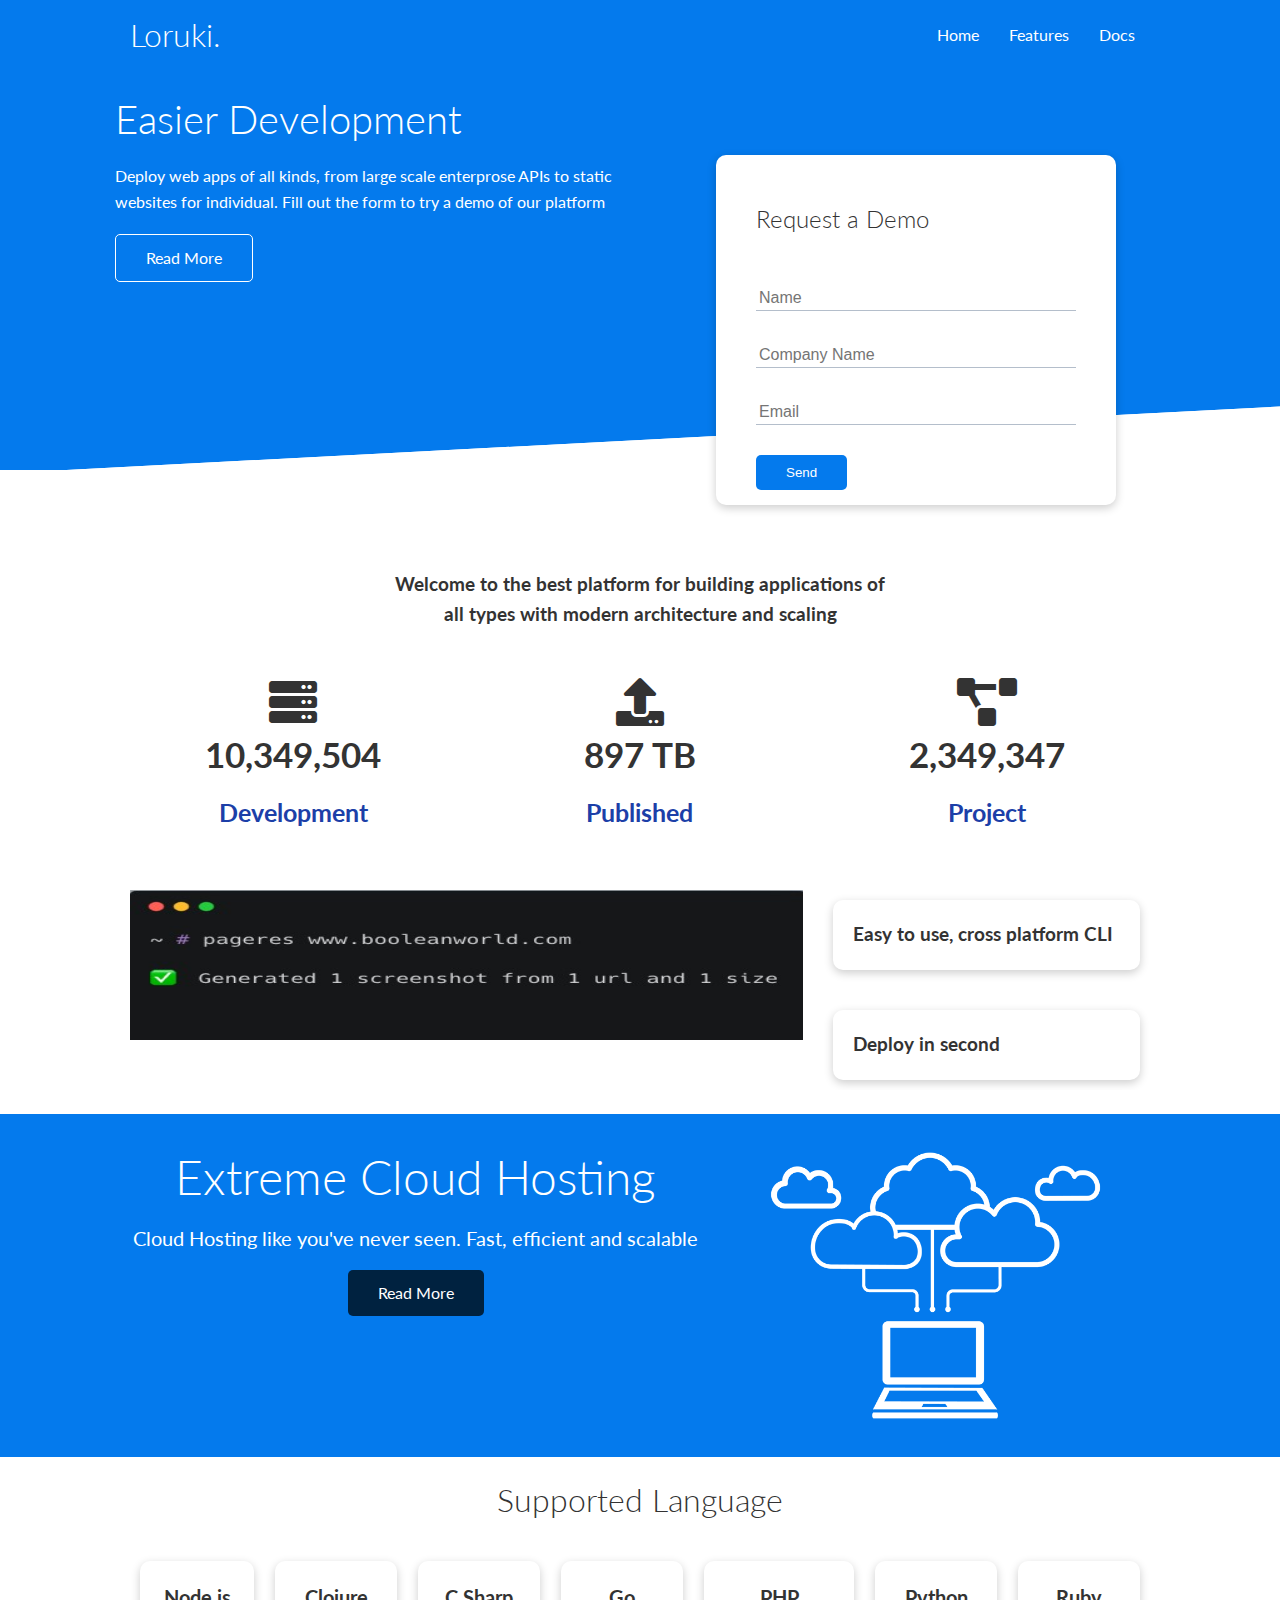
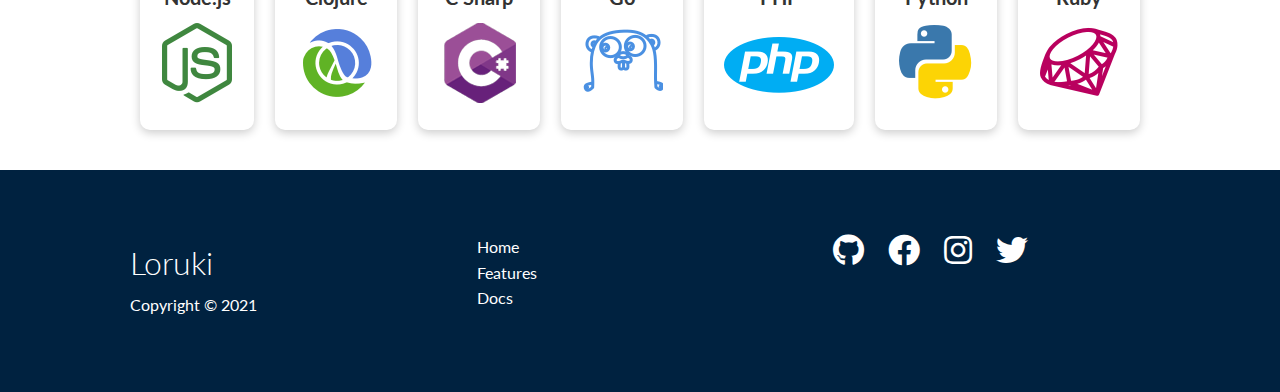
<file: index.html>
<!DOCTYPE html>
<html lang="en">

<head>
    <meta charset="UTF-8">
    <meta http-equiv="X-UA-Compatible" content="IE=edge">
    <meta name="viewport" content="width=device-width, initial-scale=1.0">
    <!-- Fort Awesome CDN Link -->
    <Link rel="stylesheet" href="https://cdnjs.cloudflare.com/ajax/libs/font-awesome/5.15.3/css/all.min.css" />
    <Link rel="stylesheet" href="css/utilities.css" />
    <Link rel="stylesheet" href="css/style.css" />
    <title>Loruki. | Cloud Hosting For Everyone</title>
</head>

<body>
    <!-- Navbar -->
    <div class="navbar">
        <div class="container flex">
            <h1 class="logo">Loruki.</h1>
            <nav>
                <ul>
                    <li><a href="index.html">Home</a></li>
                    <li><a href="features.html">Features</a></li>
                    <li><a href="docs.html">Docs</a></li>
                </ul>
            </nav>
        </div>
    </div>

    <!-- Showcase -->
    <section class="showcase">
        <div class="container grid">
            <div class="showcase-text">
                <h1>Easier Development</h1>
                <p>Deploy web apps of all kinds, from large scale enterprose APIs to static websites for individual. Fill out the form to try a demo of our platform</p>
                <a href="features.html" class="btn btn-outline">Read More</a>
            </div>

            <div class="showcase-form card">
                <h2>Request a Demo</h2>
                <form name="contact" method="POST" netlify-honeypot="bot-field" data-netlify="true">
                    <input type="hidden" name="form-name" value="contact">
                    <p class="hidden">
                        <label>Don’t fill this out if you’re human: <input name="bot-field" /></label>
                    </p>
                    <div class="form-control">
                        <input type="text" name="name" placeholder="Name" required>
                    </div>
                    <div class="form-control">
                        <input type="text" name="company" placeholder="Company Name" required>
                    </div>
                    <div class="form-control">
                        <input type="email" name="email" placeholder="Email" required>
                    </div>
                    <input type="submit" value="Send" class="btn btn-primary" />
                </form>
            </div>
        </div>
    </section>

    <!-- Stats -->
    <section class="stats">
        <div class="container">
            <h3 class="stats-heading text-center my-1">
                Welcome to the best platform for building applications of all types with modern architecture and scaling
            </h3>
            <div class="grid grid-3 text-center my-4">
                <div>
                    <i class="fas fa-server fa-3x"></i>
                    <h3>10,349,504</h3>
                    <p class="text-secondary">Development</p>
                </div>
                <div>
                    <i class="fas fa-upload fa-3x"></i>
                    <h3>897 TB</h3>
                    <p class="text-secondary">Published</p>
                </div>
                <div>
                    <i class="fas fa-project-diagram fa-3x"></i>
                    <h3>2,349,347</h3>
                    <p class="text-secondary">Project</p>
                </div>
            </div>
        </div>
    </section>

    <!-- Cli -->
    <section class="cli">
        <div class="container grid">
            <img src="cli1.png" alt="cli" style="height: 150px" />
            <div class="card">
                <h3>Easy to use, cross platform CLI</h3>
            </div>
            <div class="card">
                <h3>Deploy in second</h3>
            </div>
        </div>
    </section>

    <!-- Cloud Section -->
    <section class="cloud bg-primary my-2 py-2">
        <div class="container grid">
            <div class="text-center">
                <h2 class="lg">Extreme Cloud Hosting</h2>
                <p class="lead my-1">Cloud Hosting like you've never seen. Fast, efficient and scalable</p>
                <a href="features.html" class="btn btn-dark">Read More</a>
            </div>
            <img src="cloud1.png" alt="cloud" />
        </div>
    </section>

    <!-- Languages -->
    <section class="language">
        <h2 class="md text-center my-2">
            Supported Language
        </h2>
        <div class="container flex">
            <div class="card">
                <h4>Node.js</h4>
                <img src="logo/node.png" alt="logo" />
            </div>
            <div class="card">
                <h4>Clojure</h4>
                <img src="logo/clojure.png" alt="logo" />
            </div>
            <div class="card">
                <h4>C Sharp</h4>
                <img src="logo/csharp.png" alt="logo" />
            </div>
            <div class="card">
                <h4>Go</h4>
                <img src="logo/go.png" alt="logo" />
            </div>
            <div class="card">
                <h4>PHP</h4>
                <img src="logo/php.png" alt="logo" />
            </div>
            <div class="card">
                <h4>Python</h4>
                <img src="logo/python.png" alt="logo" />
            </div>
            <div class="card">
                <h4>Ruby</h4>
                <img src="logo/ruby.png" alt="logo" />
            </div>
        </div>
    </section>

    <!-- Footer -->
    <footer class="footer bg-dark py-5">
        <div class="container grid grid-3">
            <div>
                <h1>Loruki</h1>
                <p>Copyright &copy; 2021</p>
            </div>
            <nav>
                <ul>
                    <li><a href="index.html">Home</a></li>
                    <li><a href="features.html">Features</a></li>
                    <li><a href="docs.html">Docs</a></li>
                </ul>
            </nav>
            <div class="social">
                <a href="#"><i class="fab fa-github fa-2x"></i></a>
                <a href="#"><i class="fab fa-facebook fa-2x"></i></a>
                <a href="#"><i class="fab fa-instagram fa-2x"></i></a>
                <a href="#"><i class="fab fa-twitter fa-2x"></i></a>
            </div>
        </div>
    </footer>
</body>

</html>
</file>
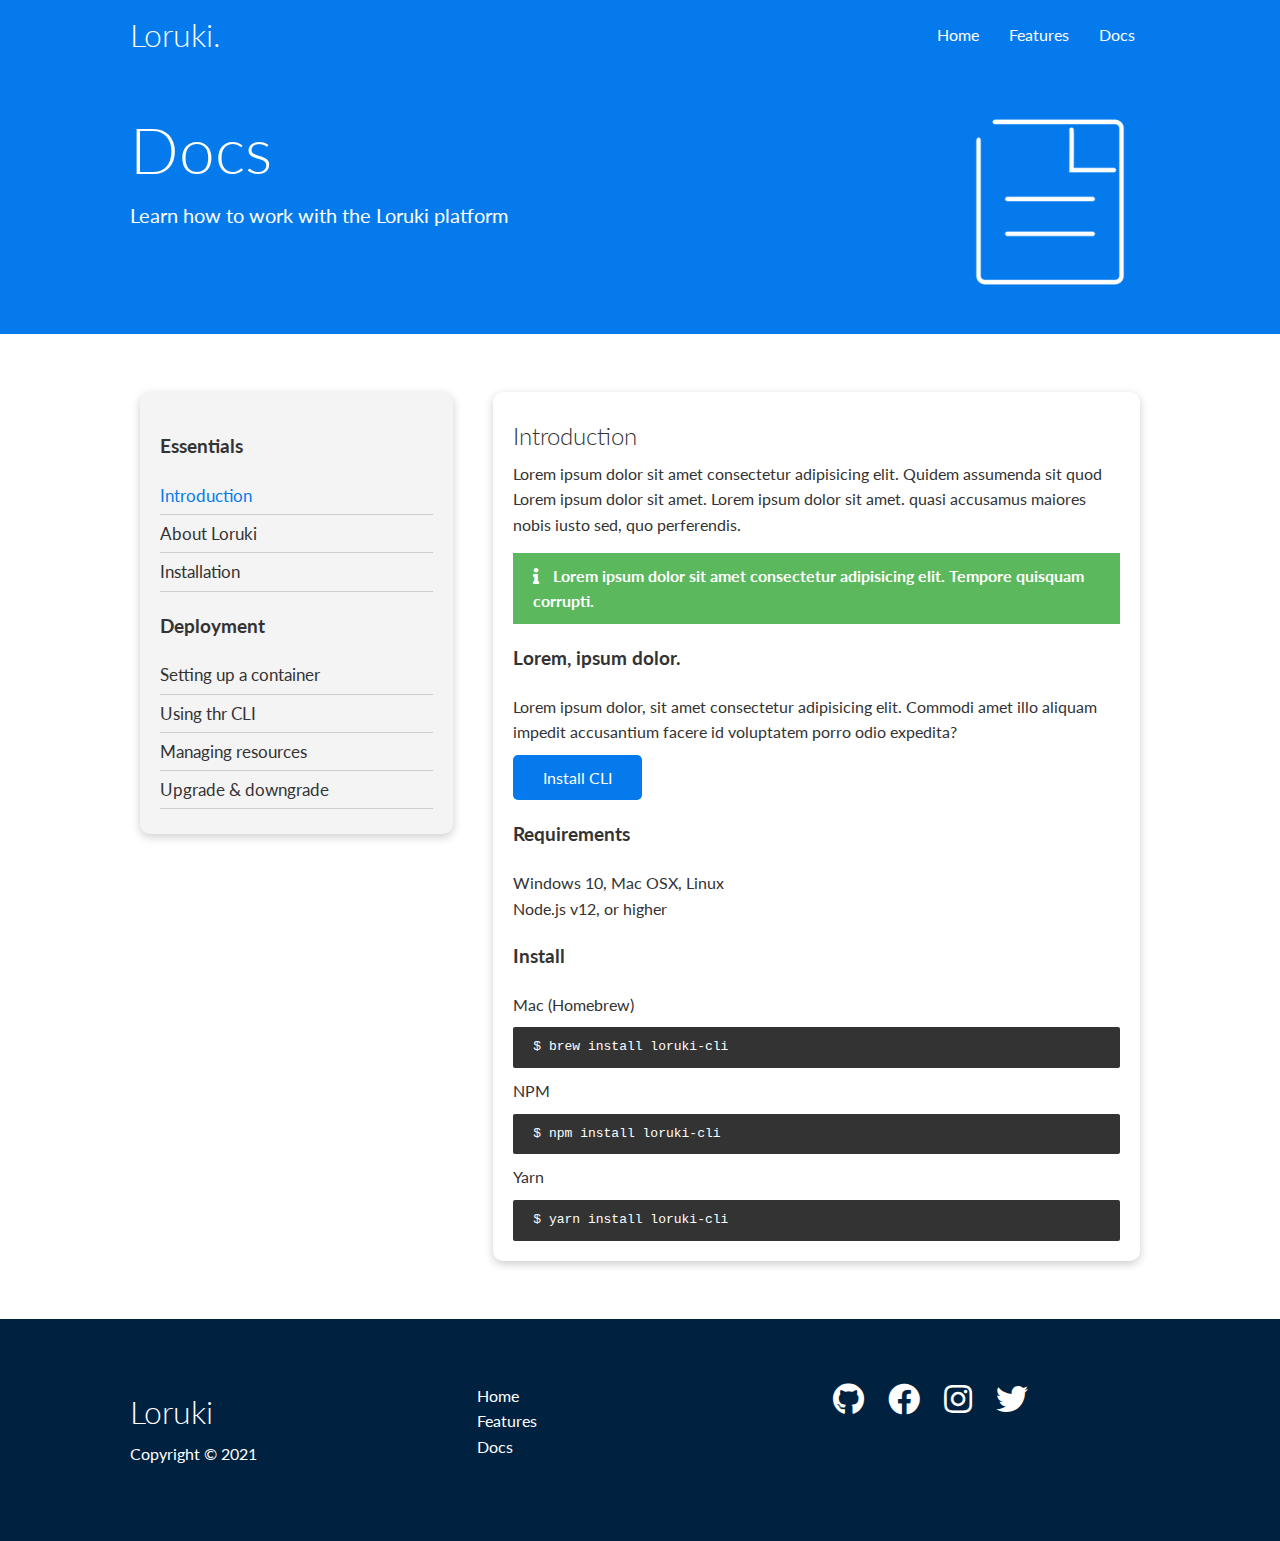
<file: docs.html>
<!DOCTYPE html>
<html lang="en">

<head>
    <meta charset="UTF-8">
    <meta http-equiv="X-UA-Compatible" content="IE=edge">
    <meta name="viewport" content="width=device-width, initial-scale=1.0">
    <!-- Fort Awesome CDN Link -->
    <Link rel="stylesheet" href="https://cdnjs.cloudflare.com/ajax/libs/font-awesome/5.15.3/css/all.min.css" />
    <Link rel="stylesheet" href="css/utilities.css" />
    <Link rel="stylesheet" href="css/style.css" />
    <title>Loruki. | Cloud Hosting For Everyone</title>
</head>

<body>
    <!-- Navbar -->
    <div class="navbar">
        <div class="container flex">
            <h1 class="logo">Loruki.</h1>
            <nav>
                <ul>
                    <li><a href="index.html">Home</a></li>
                    <li><a href="features.html">Features</a></li>
                    <li><a href="docs.html">Docs</a></li>
                </ul>
            </nav>
        </div>
    </div>

    <!-- Head -->
    <section class="docs-head bg-primary py-3">
        <div class="container grid">
            <div>
                <h1 class="xl">Docs</h1>
                <p class="lead">
                    Learn how to work with the Loruki platform
                </p>
            </div>
            <img src="logo/docs.png" alt="" />
        </div>
    </section>

    <!-- Docs Main -->
    <section class="docs-main my-4">
        <div class="container grid">
            <div class="card bg-light p-3">
                <h3 class="my-2">Essentials</h3>
                <nav>
                    <ul>
                        <li><a class="text-primary" href="#">Introduction</a></li>
                        <li><a href="#">About Loruki</a></li>
                        <li><a href="#">Installation</a></li>
                    </ul>
                </nav>
                <h3 class="my-2">Deployment</h3>
                <nav>
                    <ul>
                        <li><a href="#">Setting up a container</a></li>
                        <li><a href="#">Using thr CLI</a></li>
                        <li><a href="#">Managing resources</a></li>
                        <li><a href="#">Upgrade & downgrade</a></li>
                    </ul>
                </nav>
            </div>
            <div class="card">
                <h2>Introduction</h2>
                <p>Lorem ipsum dolor sit amet consectetur adipisicing elit. Quidem assumenda sit quod Lorem ipsum dolor sit amet. Lorem ipsum dolor sit amet. quasi accusamus maiores nobis iusto sed, quo perferendis.</p>
                <div class="alert alert-success">
                    <i class="fas fa-info"></i> Lorem ipsum dolor sit amet consectetur adipisicing elit. Tempore quisquam corrupti.
                </div>
                <h3>Lorem, ipsum dolor.</h3>
                <p>Lorem ipsum dolor, sit amet consectetur adipisicing elit. Commodi amet illo aliquam impedit accusantium facere id voluptatem porro odio expedita?</p>
                <a href="#" class="btn btn-primary">Install CLI</a>

                <h3>Requirements</h3>
                <ul>
                    <li>Windows 10, Mac OSX, Linux</li>
                    <li>Node.js v12, or higher</li>
                </ul>
                <h3>Install</h3>
                <p>Mac (Homebrew)</p>
                <pre><code>$ brew install loruki-cli</code></pre>
                <p>NPM</p>
                <pre><code>$ npm install loruki-cli</code></pre>
                <p>Yarn</p>
                <pre><code>$ yarn install loruki-cli</code></pre>
            </div>
        </div>
    </section>

    <!-- Footer -->
    <footer class="footer bg-dark py-5">
        <div class="container grid grid-3">
            <div>
                <h1>Loruki</h1>
                <p>Copyright &copy; 2021</p>
            </div>
            <nav>
                <ul>
                    <li><a href="index.html">Home</a></li>
                    <li><a href="features.html">Features</a></li>
                    <li><a href="docs.html">Docs</a></li>
                </ul>
            </nav>
            <div class="social">
                <a href="#"><i class="fab fa-github fa-2x"></i></a>
                <a href="#"><i class="fab fa-facebook fa-2x"></i></a>
                <a href="#"><i class="fab fa-instagram fa-2x"></i></a>
                <a href="#"><i class="fab fa-twitter fa-2x"></i></a>
            </div>
        </div>
    </footer>
</body>

</html>
</file>
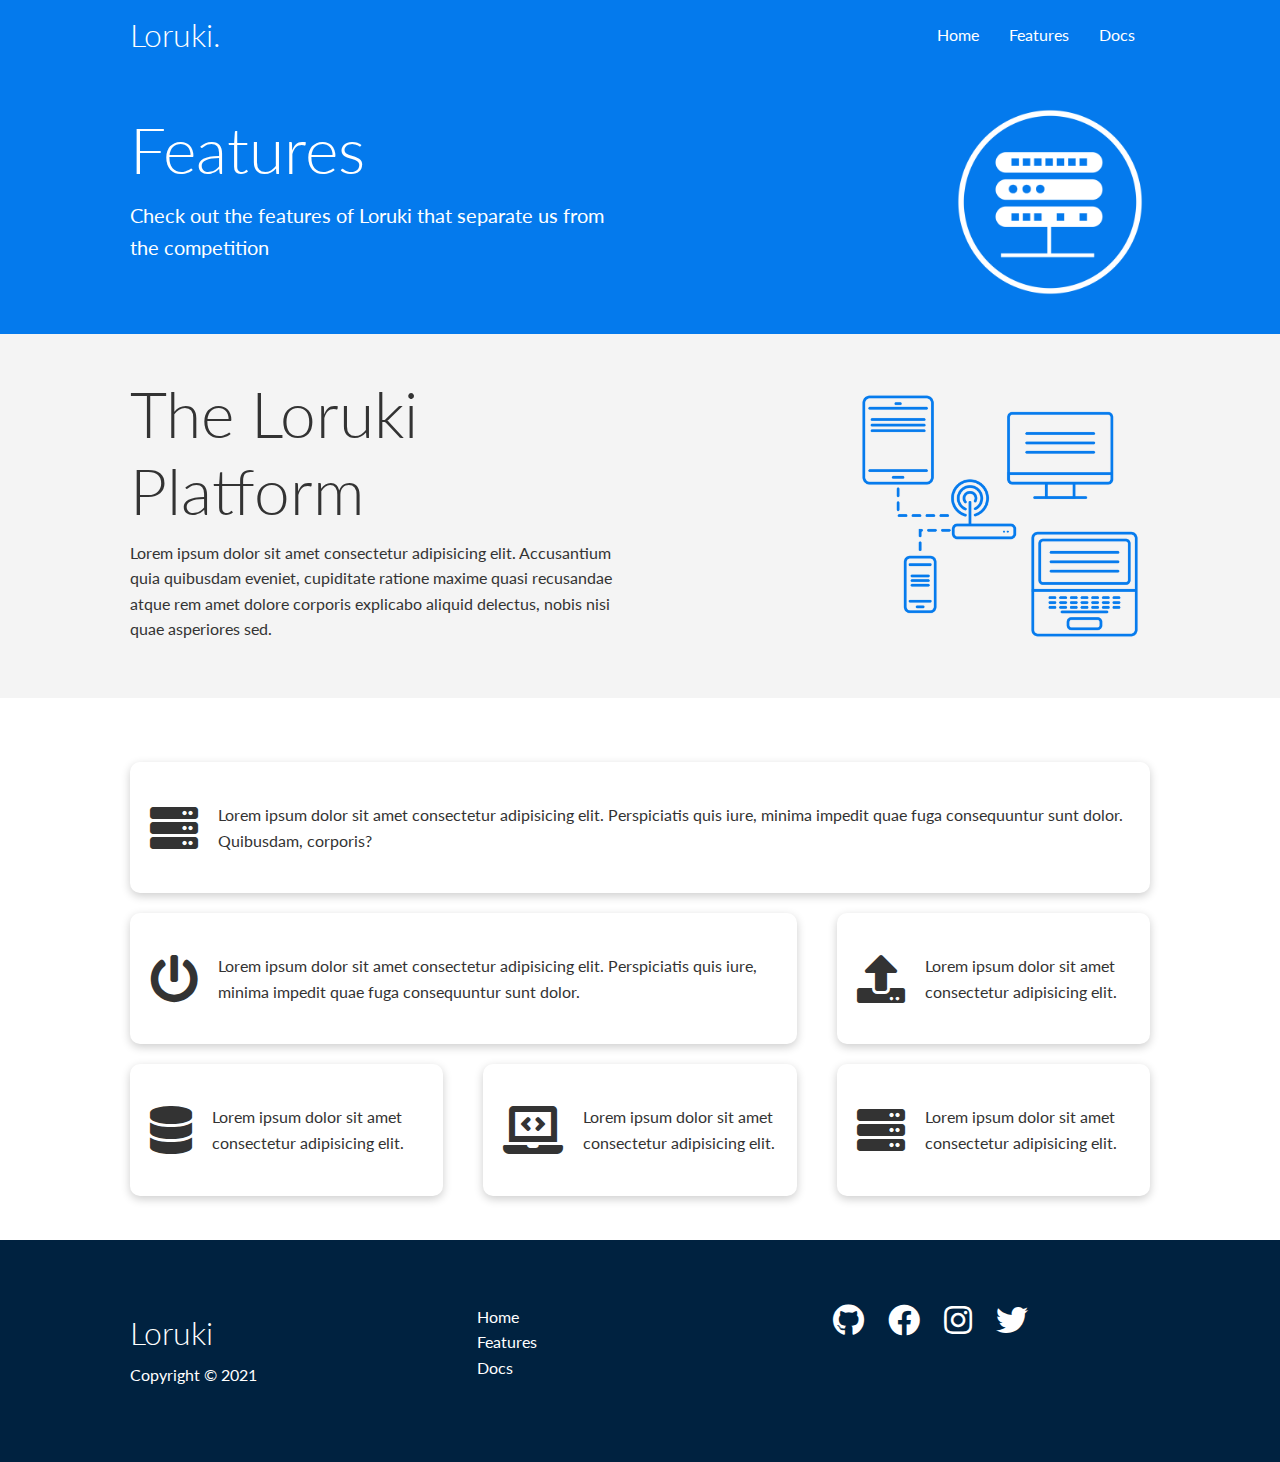
<file: features.html>
<!DOCTYPE html>
<html lang="en">

<head>
    <meta charset="UTF-8">
    <meta http-equiv="X-UA-Compatible" content="IE=edge">
    <meta name="viewport" content="width=device-width, initial-scale=1.0">
    <!-- Fort Awesome CDN Link -->
    <Link rel="stylesheet" href="https://cdnjs.cloudflare.com/ajax/libs/font-awesome/5.15.3/css/all.min.css" />
    <Link rel="stylesheet" href="css/utilities.css" />
    <Link rel="stylesheet" href="css/style.css" />
    <title>Loruki. | Cloud Hosting For Everyone</title>
</head>

<body>
    <!-- Navbar -->
    <div class="navbar">
        <div class="container flex">
            <h1 class="logo">Loruki.</h1>
            <nav>
                <ul>
                    <li><a href="index.html">Home</a></li>
                    <li><a href="features.html">Features</a></li>
                    <li><a href="docs.html">Docs</a></li>
                </ul>
            </nav>
        </div>
    </div>

    <!-- Head -->
    <section class="features-head bg-primary py-3">
        <div class="container grid">
            <div>
                <h1 class="xl">Features</h1>
                <p class="lead">
                    Check out the features of Loruki that separate us from the competition
                </p>
            </div>
            <img src="logo/server.png" alt="" />
        </div>
    </section>

    <!-- Sub Head -->
    <section class="features-sub-head bg-light py-3">
        <div class="container grid">
            <div>
                <h1 class="xl">The Loruki Platform</h1>
                <p>
                    Lorem ipsum dolor sit amet consectetur adipisicing elit. Accusantium quia quibusdam eveniet, cupiditate ratione maxime quasi recusandae atque rem amet dolore corporis explicabo aliquid delectus, nobis nisi quae asperiores sed.
                </p>
            </div>
            <img src="logo/server2.png" alt="" />
        </div>
    </section>

    <section class="features-main my-2">
        <div class="container grid grid-3">
            <div class="card flex">
                <i class="fas fa-server fa-3x"></i>
                <p>Lorem ipsum dolor sit amet consectetur adipisicing elit. Perspiciatis quis iure, minima impedit quae fuga consequuntur sunt dolor. Quibusdam, corporis?</p>
            </div>
            <div class="card flex">
                <i class="fas fa-power-off fa-3x"></i>
                <p>Lorem ipsum dolor sit amet consectetur adipisicing elit. Perspiciatis quis iure, minima impedit quae fuga consequuntur sunt dolor.</p>
            </div>
            <div class="card flex">
                <i class="fas fa-upload fa-3x"></i>
                <p>Lorem ipsum dolor sit amet consectetur adipisicing elit. </p>
            </div>
            <div class="card flex">
                <i class="fas fa-database fa-3x"></i>
                <p>Lorem ipsum dolor sit amet consectetur adipisicing elit.</p>
            </div>
            <div class="card flex">
                <i class="fas fa-laptop-code fa-3x"></i>
                <p>Lorem ipsum dolor sit amet consectetur adipisicing elit.</p>
            </div>
            <div class="card flex">
                <i class="fas fa-server fa-3x"></i>
                <p>Lorem ipsum dolor sit amet consectetur adipisicing elit.</p>
            </div>
        </div>
    </section>

    <!-- Footer -->
    <footer class="footer bg-dark py-5">
        <div class="container grid grid-3">
            <div>
                <h1>Loruki</h1>
                <p>Copyright &copy; 2021</p>
            </div>
            <nav>
                <ul>
                    <li><a href="index.html">Home</a></li>
                    <li><a href="features.html">Features</a></li>
                    <li><a href="docs.html">Docs</a></li>
                </ul>
            </nav>
            <div class="social">
                <a href="#"><i class="fab fa-github fa-2x"></i></a>
                <a href="#"><i class="fab fa-facebook fa-2x"></i></a>
                <a href="#"><i class="fab fa-instagram fa-2x"></i></a>
                <a href="#"><i class="fab fa-twitter fa-2x"></i></a>
            </div>
        </div>
    </footer>
</body>

</html>
</file>
<file: css/utilities.css>
/* :root {
    --primary-color: #047aed;
} */

.container {
    max-width: 1100px;
    margin: 0 auto;
    overflow: hidden;
    padding: 0 40px;
}

.card {
    background-color: #fff;
    color: #333;
    border-radius: 10px;
    box-shadow: 0 3px 10px rgba(0, 0, 0, 0.2);
    padding: 20px;
    margin: 10px;
}

.btn {
    display: inline-block;
    padding: 10px 30px;
    cursor: pointer;
    background: var(--primary-color);
    color: #fff;
    border: none;
    border-radius: 5px;
}

.btn-outline {
    background-color: transparent;
    border: 1px solid #fff;
}

.btn:hover {
    transform: scale(0.9);
}


/* Backgrounds & colored buttons */

.bg-primary,
.btn-primary {
    background-color: var(--primary-color);
    color: #fff;
}

.bg-secondary,
.btn-secondary {
    background-color: var(--secondary-color);
    color: #fff;
}

.bg-dark,
.btn-dark {
    background-color: var(--dark-color);
    color: #fff;
}

.bg-primary a,
.btn-primary a,
.bg-secondary a,
.btn-secondary a,
.bg-dark a,
.btn-dark a {
    color: #fff;
}

.bg-light,
.btn-light {
    background-color: var(--light-color);
    color: #333;
}

.text-center {
    text-align: center;
}


/* text-color */

.text-primary {
    color: var(--primary-color);
}

.text-secondary {
    color: var(--secondary-color);
}

.text-dark {
    color: var(--dark-color);
}

.text-light {
    color: var(--light-color);
}


/* Text sizes */

.lead {
    font-size: 20px;
}

.sm {
    font-size: 1rem;
}

.md {
    font-size: 2rem;
}

.lg {
    font-size: 3rem;
}

.xl {
    font-size: 4rem;
}


/* Alert */

.alert {
    background-color: var(--light-color);
    padding: 10px 20px;
    font-weight: bold;
    margin: 15px 0;
}

.alert i {
    margin-right: 10px;
}

.alert-success {
    background-color: var(--success-color);
    color: #fff;
}

.alert-error {
    background-color: var(--error-color);
    color: #fff;
}

.flex {
    display: flex;
    justify-content: space-between;
    align-items: center;
    height: 100%;
}

.grid {
    display: grid;
    grid-template-columns: repeat(2, 1fr);
    grid-gap: 20px;
    justify-content: center;
    align-content: center;
    height: 100%;
}

.grid-3 {
    grid-template-columns: repeat(3, 1fr);
}


/* Margin */

.my-1 {
    margin: 1rem 0;
}

.my-2 {
    margin: 1.5rem 0;
}

.my-3 {
    margin: 2rem 0;
}

.my-4 {
    margin: 3rem 0;
}

.my-5 {
    margin: 4rem 0;
}


/* Padding */

.py-1 {
    padding: 1rem 0;
}

.py-2 {
    padding: 1.5rem 0;
}

.py-3 {
    padding: 2rem 0;
}

.py-4 {
    padding: 3rem 0;
}

.py-5 {
    padding: 4rem 0;
}
</file>
<file: css/style.css>
@import url("https://fonts.googleapis.com/css2?family=Lato:wght@300&display=swap");
:root {
    --primary-color: #047aed;
    --secondary-color: #1c3fa8;
    --dark-color: #002240;
    --light-color: #f4f4f4;
    --success-color: #5cb85c;
    --error-color: #d9534f;
}

* {
    box-sizing: border-box;
    padding: 0;
    margin: 0;
}

body {
    font-family: "Lato", sans-serif;
    color: #333;
    line-height: 1.6;
}

ul {
    list-style-type: none;
}

a {
    text-decoration: none;
    color: #333;
}

h1,
h2 {
    font-weight: 300;
    line-height: 1.2;
    margin: 10px 0;
}

p {
    margin: 10px 0;
}

img {
    width: 100%;
}

code,
pre {
    background: #333;
    color: #fff;
    padding: 10px;
    border-radius: 2px;
}

.hidden {
    visibility: hidden;
    height: 0;
}


/* Navbar CSS */

.navbar {
    background-color: var(--primary-color);
    color: #fff;
    height: 70px;
}


/* .navbar .flex {
    justify-content: space-between;
} */

.navbar ul {
    display: flex;
}

.navbar a {
    color: #fff;
    padding: 10px;
    margin: 0 5px;
}

.navbar a:hover {
    border-bottom: 1px solid #fff;
}


/* Showcase */

.showcase {
    height: 400px;
    background-color: var(--primary-color);
    color: #fff;
    position: relative;
}

.showcase h1 {
    font-size: 40px;
}

.showcase p {
    margin: 20px 0;
}

.showcase .grid {
    overflow: visible;
    grid-template-columns: 55% 45%;
    grid-gap: 30px;
}

.showcase-text {
    animation: slideInFromLeft 1s ease-in;
}

.showcase-form {
    position: relative;
    top: 60px;
    height: 350px;
    width: 400px;
    padding: 40px;
    z-index: 100;
    /* justify-self: flex-end; */
    animation: slideInFromRight 1s ease-in;
}

.showcase-form .form-control {
    margin: 30px 0;
}

.showcase-form input[type="text"],
.showcase-form input[type="email"] {
    border: 0;
    border-bottom: 1px solid #b4becb;
    width: 100%;
    padding: 3px;
    font-size: 16px;
}

.showcase-form input:focus {
    outline: none;
}

.showcase::before,
.showcase::after {
    content: "";
    position: absolute;
    height: 100px;
    bottom: -70px;
    right: 0;
    left: 0;
    background: #fff;
    transform: skewY(-3deg)
}


/* Stats */

.stats {
    padding-top: 100px;
    animation: slideInFromBottom 1s ease-in;
}

.stats-heading {
    max-width: 500px;
    margin: auto;
}

.stats .grid h3 {
    font-size: 35px;
}

.stats .grid p {
    font-size: 25px;
    font-weight: bold;
}


/* Cli */

.cli .grid {
    grid-template-columns: repeat(3, 1fr);
    grid-template-rows: repeat(2, 1fr);
}

.cli .grid>*:first-child {
    grid-column: 1 / span 2;
    grid-row: 1 / span 2;
}


/* Cloud */

.cloud .grid {
    grid-template-columns: 4fr 3fr;
    /* align-items: center; */
}


/* Language */

.language .flex {
    flex-wrap: wrap;
}

.language .card {
    text-align: center;
    margin: 18px 10px 40px;
    transition: transform 0.2s ease-in;
}

.language .card h4 {
    font-size: 20px;
    margin-bottom: 10px;
}

.language .card:hover {
    transform: translateY(-15px);
}


/* Features Section */

.features-head img,
.docs-head img {
    width: 200px;
    justify-self: flex-end;
}

.features-sub-head img {
    width: 300px;
    justify-self: flex-end;
}

.features-main .card>i {
    margin-right: 20px;
}

.features-main .grid {
    padding: 30px;
}

.features-main .grid>*:first-child {
    grid-template-columns: repeat(4, 1fr);
    grid-column: 1 / -1;
}

.features-main .grid>*:nth-child(2) {
    grid-column: 1 / -2;
}


/* Docs */

.docs-main h3 {
    margin: 20px 0;
}

.docs-main .grid {
    grid-template-columns: 1fr 2fr;
    align-items: flex-start;
}

.docs-main nav li {
    font-size: 17px;
    padding-bottom: 5px;
    margin-bottom: 5px;
    border-bottom: 1px solid #ccc;
}

.docs-main a:hover {
    font-weight: bold;
}


/* Footer */

.footer .social a {
    margin: 0 10px;
}


/* CSS Animation */

@keyframes slideInFromLeft {
    0% {
        transform: translateX(-100%);
    }
    100% {
        transform: translateX(0);
    }
}

@keyframes slideInFromRight {
    0% {
        transform: translateX(100%);
    }
    100% {
        transform: translateX(0);
    }
}

@keyframes slideInFromTop {
    0% {
        transform: translateY(-100%);
    }
    100% {
        transform: translateX(0);
    }
}

@keyframes slideInFromBottom {
    0% {
        transform: translateY(100%);
    }
    100% {
        transform: translateX(0);
    }
}


/* Tablets and under */

@media (max-width: 768px) {
    .grid,
    .showcase .grid,
    .stats .grid,
    .cli .grid,
    .cloud .grid,
    .features .grid,
    .docs-main .grid {
        grid-template-columns: 1fr;
        grid-template-rows: 1fr;
    }
    .showcase {
        height: auto;
    }
    .showcase-text {
        text-align: center;
        margin-top: 40px;
        animation: slideInFromTop 1s ease-in;
    }
    .showcase-form {
        justify-self: center;
        margin: auto;
        animation: slideInFromBottom 1s ease-in;
    }
    .cli .grid>*:first-child {
        grid-column: 1;
        grid-row: 1;
    }
    .features-head,
    .features-sub-head,
    .docs-head {
        text-align: center;
    }
    .features-head img,
    .features-sub-head img,
    .docs-head img {
        justify-self: center;
    }
    .features-main .grid>*:first-child,
    .features-main .grid>*:nth-child(2) {
        grid-column: 1;
    }
}


/* Mobile */

@media (max-width: 500px) {
    .navbar {
        height: 110px;
    }
    .navbar .flex {
        flex-direction: column;
    }
    .navbar ul {
        padding: 10px;
        background-color: rgba(0, 0, 0, 0.1);
    }
    .showcase-form {
        position: relative;
        top: 40px;
        height: 250px;
        width: 300px;
        padding: 20px;
        z-index: 100;
        /* justify-self: flex-end; */
    }
    .showcase-form .form-control {
        margin: 15px 0;
    }
}
</file>
